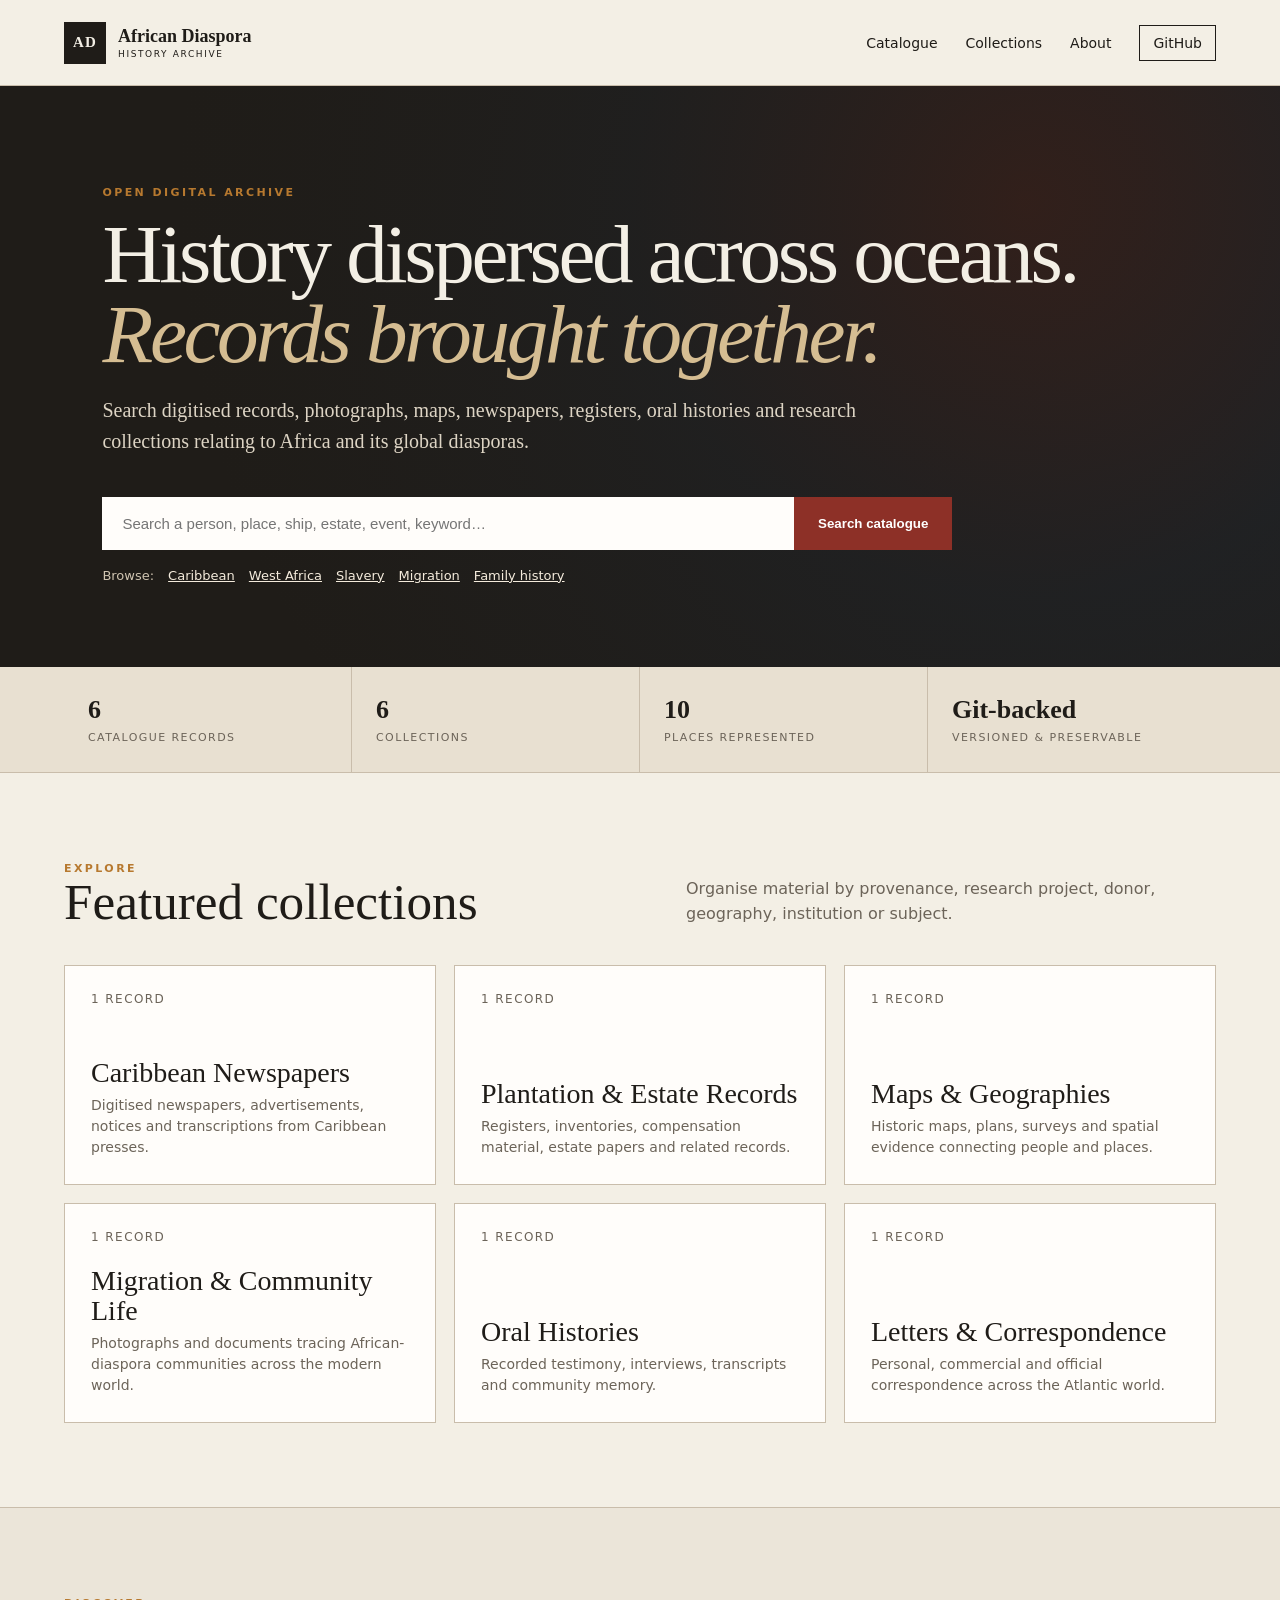
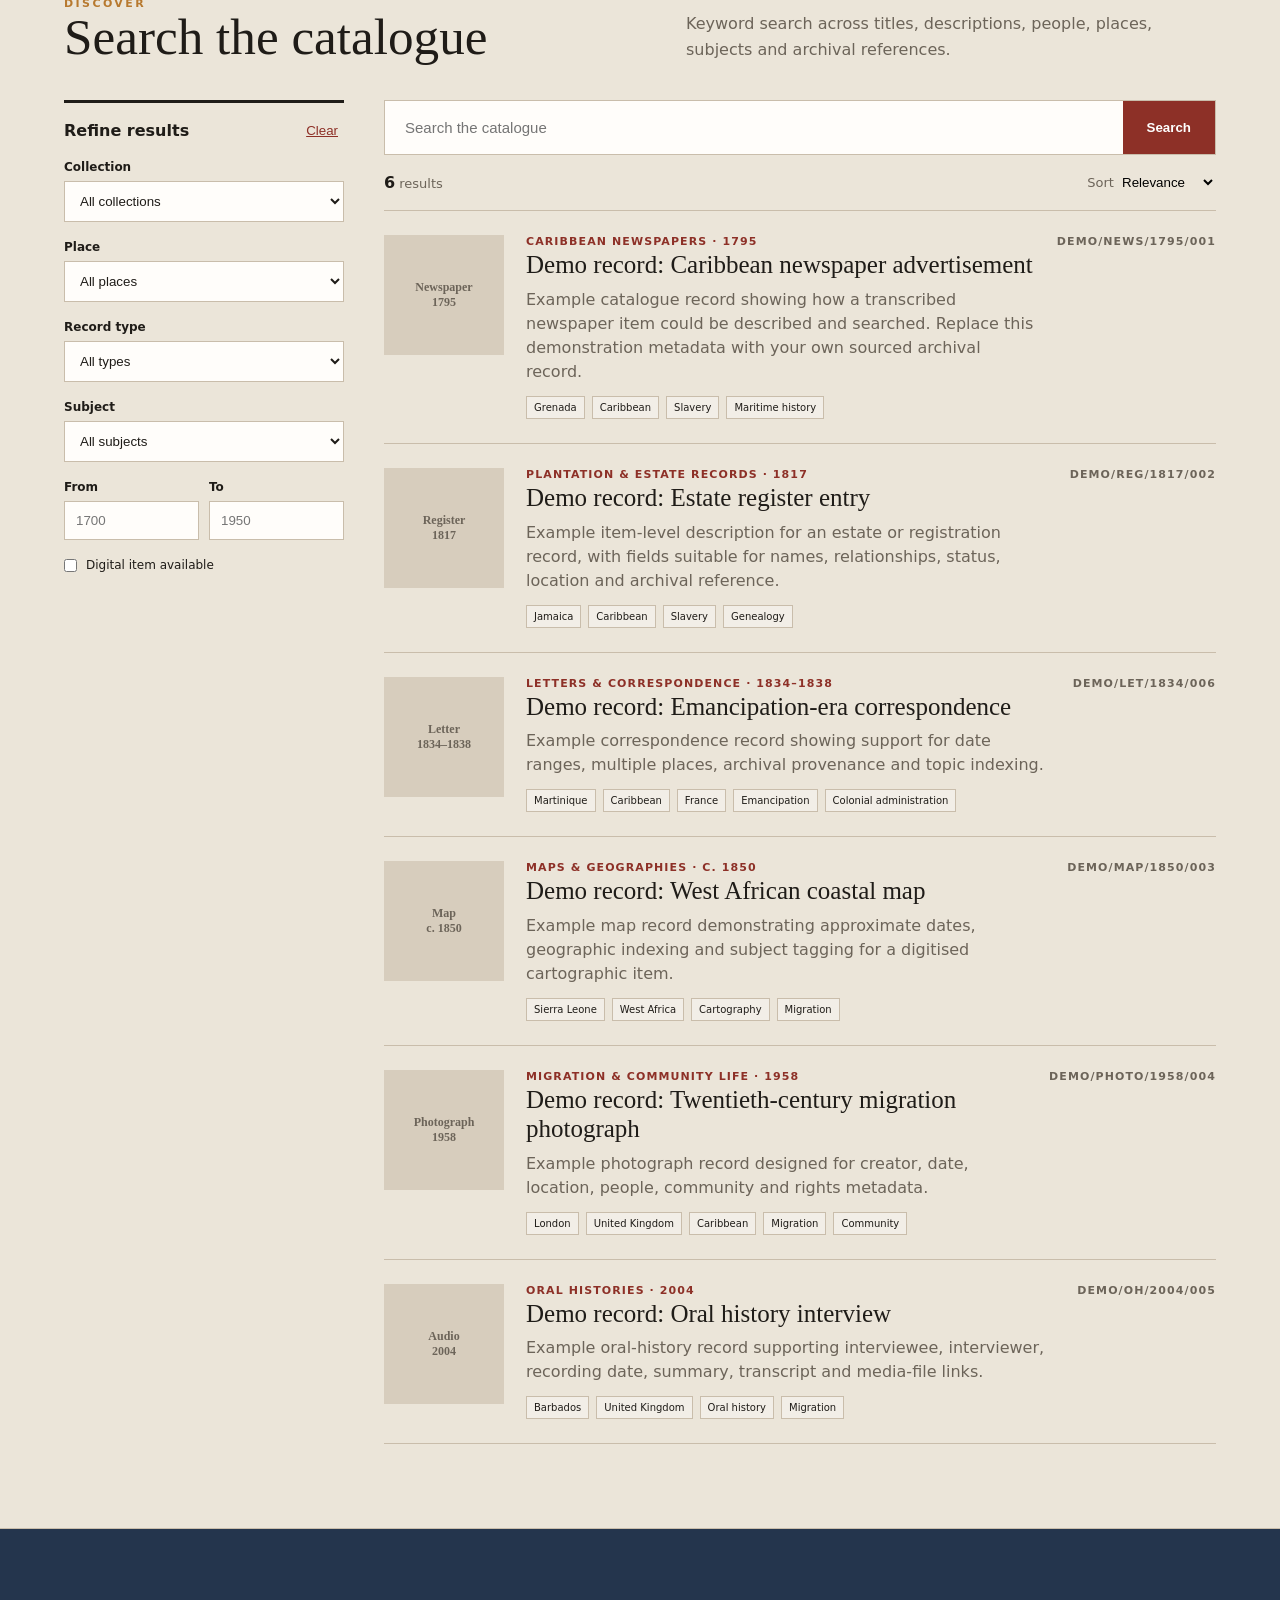
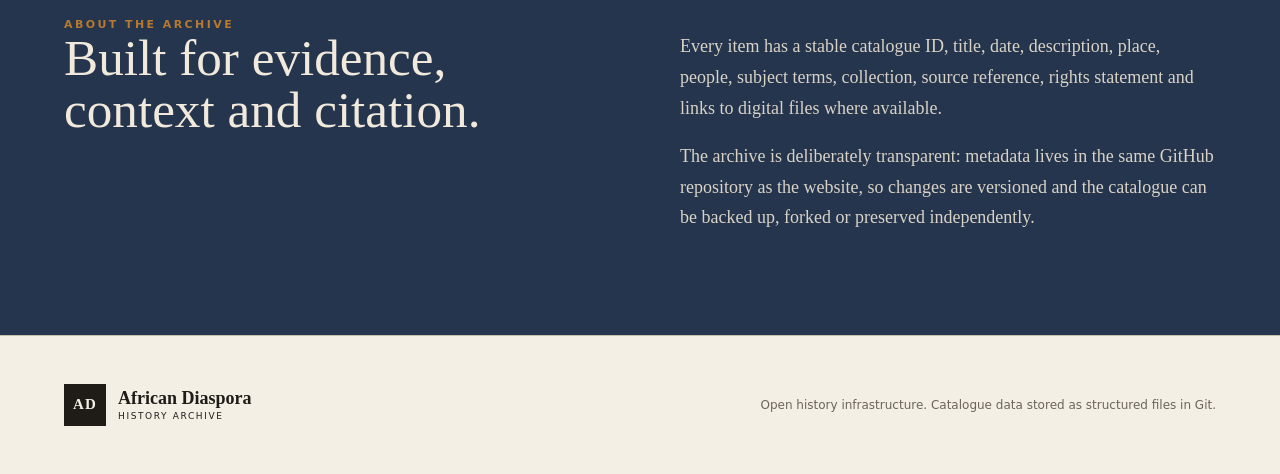
<file: index.html>
<!doctype html>
<html lang="en">
<head>
  <meta charset="utf-8" />
  <meta name="viewport" content="width=device-width, initial-scale=1" />
  <meta name="description" content="A searchable digital archive for African diaspora history." />
  <title>African Diaspora History Archive</title>
  <link rel="stylesheet" href="css/styles.css" />
</head>
<body>
  <header class="site-header">
    <a class="brand" href="index.html" aria-label="African Diaspora History Archive home">
      <span class="brand-mark">AD</span>
      <span><strong>African Diaspora</strong><small>History Archive</small></span>
    </a>
    <nav>
      <a href="#catalogue">Catalogue</a>
      <a href="#collections">Collections</a>
      <a href="#about">About</a>
      <a class="button-small" href="https://github.com/" target="_blank" rel="noreferrer">GitHub</a>
    </nav>
  </header>

  <main>
    <section class="hero">
      <div class="eyebrow">OPEN DIGITAL ARCHIVE</div>
      <h1>History dispersed across oceans.<br><em>Records brought together.</em></h1>
      <p class="hero-copy">Search digitised records, photographs, maps, newspapers, registers, oral histories and research collections relating to Africa and its global diasporas.</p>
      <form id="hero-search" class="hero-search">
        <label class="sr-only" for="hero-q">Search the archive</label>
        <input id="hero-q" type="search" placeholder="Search a person, place, ship, estate, event, keyword…" />
        <button type="submit">Search catalogue</button>
      </form>
      <div class="quick-links"><span>Browse:</span><a href="#catalogue" data-quick="Caribbean">Caribbean</a><a href="#catalogue" data-quick="West Africa">West Africa</a><a href="#catalogue" data-quick="Slavery">Slavery</a><a href="#catalogue" data-quick="Migration">Migration</a><a href="#catalogue" data-quick="Family history">Family history</a></div>
    </section>

    <section class="stats" aria-label="Archive statistics">
      <div><strong id="stat-records">0</strong><span>catalogue records</span></div>
      <div><strong id="stat-collections">0</strong><span>collections</span></div>
      <div><strong id="stat-places">0</strong><span>places represented</span></div>
      <div><strong>Git-backed</strong><span>versioned & preservable</span></div>
    </section>

    <section id="collections" class="section">
      <div class="section-heading">
        <div><span class="eyebrow">EXPLORE</span><h2>Featured collections</h2></div>
        <p>Organise material by provenance, research project, donor, geography, institution or subject.</p>
      </div>
      <div id="collection-grid" class="collection-grid"></div>
    </section>

    <section id="catalogue" class="catalogue-section">
      <div class="section-heading">
        <div><span class="eyebrow">DISCOVER</span><h2>Search the catalogue</h2></div>
        <p>Keyword search across titles, descriptions, people, places, subjects and archival references.</p>
      </div>

      <div class="catalogue-layout">
        <aside class="filters">
          <div class="filter-header"><strong>Refine results</strong><button id="clear-filters" type="button">Clear</button></div>
          <label>Collection<select id="filter-collection"><option value="">All collections</option></select></label>
          <label>Place<select id="filter-place"><option value="">All places</option></select></label>
          <label>Record type<select id="filter-type"><option value="">All types</option></select></label>
          <label>Subject<select id="filter-subject"><option value="">All subjects</option></select></label>
          <div class="date-row">
            <label>From<input id="filter-from" type="number" inputmode="numeric" placeholder="1700" /></label>
            <label>To<input id="filter-to" type="number" inputmode="numeric" placeholder="1950" /></label>
          </div>
          <label class="checkbox"><input id="filter-digital" type="checkbox" /> Digital item available</label>
        </aside>

        <div class="results-area">
          <form id="catalogue-search" class="catalogue-search">
            <input id="catalogue-q" type="search" placeholder="Search the catalogue" />
            <button>Search</button>
          </form>
          <div class="results-tools">
            <div><strong id="result-count">0</strong> results <span id="active-query"></span></div>
            <label>Sort <select id="sort-results"><option value="relevance">Relevance</option><option value="date-asc">Date: oldest</option><option value="date-desc">Date: newest</option><option value="title">Title A–Z</option></select></label>
          </div>
          <div id="results" class="results"></div>
        </div>
      </div>
    </section>

    <section id="about" class="about-section">
      <div><span class="eyebrow">ABOUT THE ARCHIVE</span><h2>Built for evidence, context and citation.</h2></div>
      <div class="about-copy">
        <p>Every item has a stable catalogue ID, title, date, description, place, people, subject terms, collection, source reference, rights statement and links to digital files where available.</p>
        <p>The archive is deliberately transparent: metadata lives in the same GitHub repository as the website, so changes are versioned and the catalogue can be backed up, forked or preserved independently.</p>
      </div>
    </section>
  </main>

  <footer>
    <div class="brand footer-brand"><span class="brand-mark">AD</span><span><strong>African Diaspora</strong><small>History Archive</small></span></div>
    <p>Open history infrastructure. Catalogue data stored as structured files in Git.</p>
  </footer>
  <script src="js/app.js"></script>
</body>
</html>
</file>
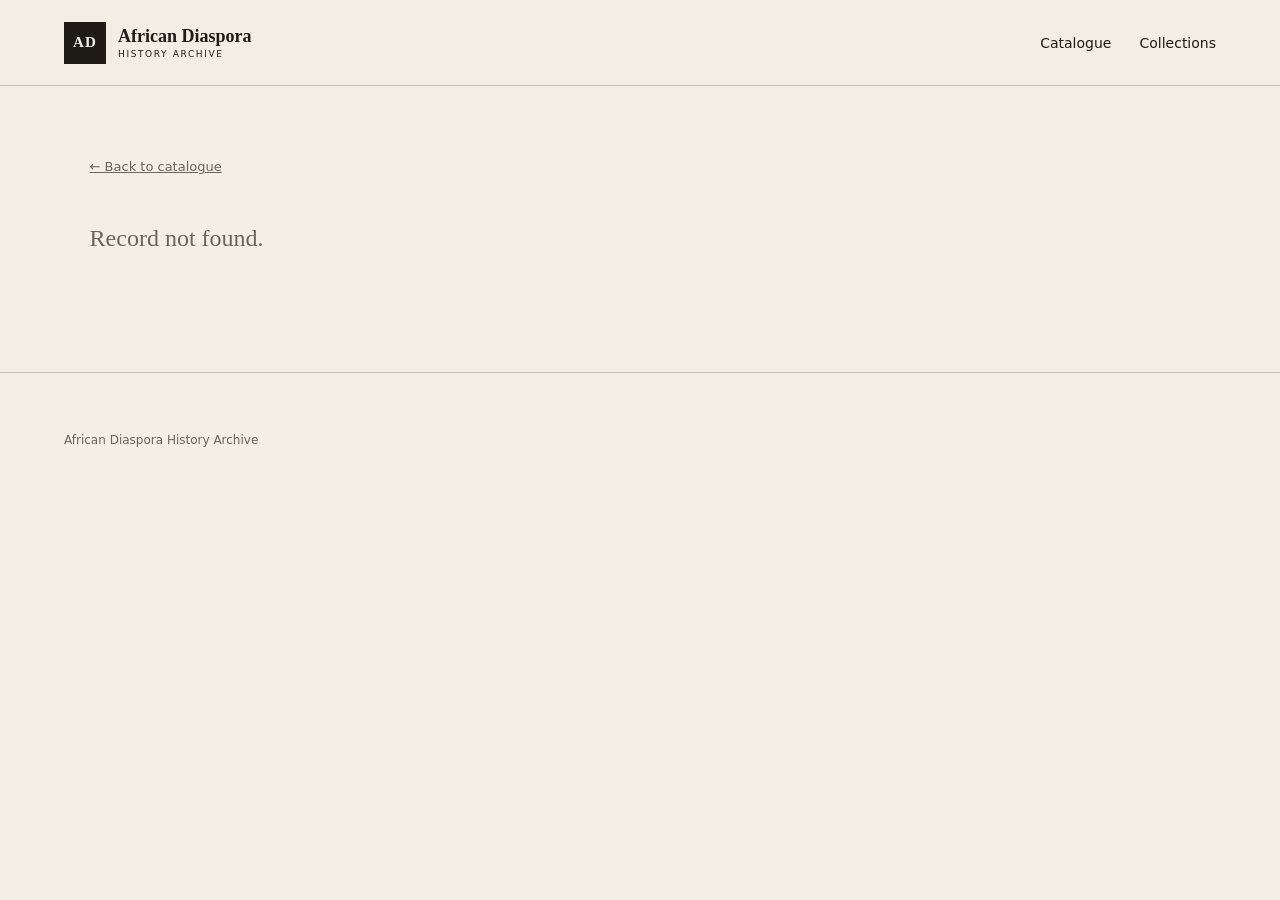
<file: record.html>
<!doctype html>
<html lang="en"><head><meta charset="utf-8"/><meta name="viewport" content="width=device-width,initial-scale=1"/><title>Archive Record</title><link rel="stylesheet" href="css/styles.css"/></head>
<body>
<header class="site-header"><a class="brand" href="index.html"><span class="brand-mark">AD</span><span><strong>African Diaspora</strong><small>History Archive</small></span></a><nav><a href="index.html#catalogue">Catalogue</a><a href="index.html#collections">Collections</a></nav></header>
<main id="record-page" class="record-page"><p>Loading record…</p></main>
<footer><p>African Diaspora History Archive</p></footer>
<script src="js/record.js"></script></body></html>
</file>
<file: css/styles.css>
:root{--paper:#f3efe5;--paper2:#e8e0d1;--ink:#1f1c18;--muted:#6c6459;--rule:#c9bdab;--red:#8d3027;--ochre:#b7792f;--indigo:#24354d;--white:#fffdfa;--serif:Georgia,'Times New Roman',serif;--sans:Inter,ui-sans-serif,system-ui,-apple-system,BlinkMacSystemFont,'Segoe UI',sans-serif}
*{box-sizing:border-box}html{scroll-behavior:smooth}body{margin:0;background:var(--paper);color:var(--ink);font-family:var(--sans)}a{color:inherit}.site-header{height:86px;padding:0 clamp(24px,5vw,76px);display:flex;align-items:center;justify-content:space-between;border-bottom:1px solid var(--rule);background:rgba(243,239,229,.97);position:sticky;top:0;z-index:20}.brand{display:flex;align-items:center;gap:12px;text-decoration:none}.brand-mark{width:42px;height:42px;display:grid;place-items:center;background:var(--ink);color:var(--paper);font:700 15px var(--serif);letter-spacing:.08em}.brand strong,.brand small{display:block}.brand strong{font:700 18px var(--serif)}.brand small{text-transform:uppercase;letter-spacing:.18em;font-size:9px;margin-top:2px}.site-header nav{display:flex;gap:28px;align-items:center}.site-header nav a{text-decoration:none;font-size:14px}.button-small{border:1px solid var(--ink);padding:9px 13px}.hero{min-height:570px;padding:100px clamp(24px,8vw,130px) 84px;background:linear-gradient(110deg,rgba(31,28,24,.96),rgba(31,28,24,.78)),radial-gradient(circle at 80% 20%,#8d3027,#24354d 35%,#1f1c18 75%);color:var(--paper);display:flex;flex-direction:column;justify-content:center}.eyebrow{font-size:11px;letter-spacing:.22em;font-weight:800;color:var(--ochre);margin-bottom:16px}.hero h1{font:400 clamp(46px,6.5vw,86px)/.96 var(--serif);letter-spacing:-.04em;margin:0;max-width:1050px}.hero h1 em{font-weight:400;color:#d5bd92}.hero-copy{max-width:760px;font:400 20px/1.55 var(--serif);color:#ddd4c4}.hero-search{display:flex;max-width:850px;margin-top:20px}.hero-search input,.catalogue-search input{flex:1;min-width:0;border:0;padding:18px 20px;font-size:15px;background:var(--white);color:var(--ink)}.hero-search button,.catalogue-search button{border:0;background:var(--red);color:white;padding:0 24px;font-weight:700}.quick-links{display:flex;flex-wrap:wrap;gap:14px;margin-top:18px;font-size:13px;color:#cfc4b1}.quick-links a{color:#f4ebdc}.stats{display:grid;grid-template-columns:repeat(4,1fr);border-bottom:1px solid var(--rule);background:var(--paper2);padding:0 clamp(24px,5vw,76px)}.stats div{padding:28px 24px;border-right:1px solid var(--rule)}.stats div:last-child{border-right:0}.stats strong,.stats span{display:block}.stats strong{font:700 26px var(--serif)}.stats span{font-size:11px;text-transform:uppercase;letter-spacing:.13em;color:var(--muted);margin-top:6px}.section,.catalogue-section,.about-section{padding:84px clamp(24px,5vw,76px)}.section-heading{display:flex;justify-content:space-between;gap:40px;align-items:end;margin-bottom:38px}.section-heading h2,.about-section h2{font:400 clamp(34px,4vw,52px)/1 var(--serif);margin:0}.section-heading p{max-width:530px;color:var(--muted);line-height:1.6;margin:0}.collection-grid{display:grid;grid-template-columns:repeat(3,1fr);gap:18px}.collection-card{min-height:220px;border:1px solid var(--rule);padding:26px;display:flex;flex-direction:column;justify-content:space-between;background:var(--white);cursor:pointer;transition:.18s ease}.collection-card:hover{transform:translateY(-3px);box-shadow:0 12px 24px rgba(31,28,24,.08)}.collection-card .count{font-size:12px;color:var(--muted);text-transform:uppercase;letter-spacing:.12em}.collection-card h3{font:400 28px/1.05 var(--serif);margin:20px 0 8px}.collection-card p{color:var(--muted);line-height:1.5;margin:0;font-size:14px}.catalogue-section{background:#ebe5d9;border-top:1px solid var(--rule);border-bottom:1px solid var(--rule)}.catalogue-layout{display:grid;grid-template-columns:280px 1fr;gap:40px}.filters{border-top:3px solid var(--ink);padding-top:18px}.filter-header{display:flex;justify-content:space-between;margin-bottom:20px}.filter-header button{border:0;background:none;text-decoration:underline;color:var(--red);cursor:pointer}.filters label{display:block;font-size:12px;font-weight:700;margin:0 0 18px}.filters select,.filters input[type=number]{width:100%;margin-top:7px;border:1px solid var(--rule);background:var(--white);padding:11px;color:var(--ink)}.date-row{display:grid;grid-template-columns:1fr 1fr;gap:10px}.checkbox{display:flex!important;gap:9px;align-items:center;font-weight:500!important}.checkbox input{margin:0}.catalogue-search{display:flex;border:1px solid var(--rule)}.results-tools{display:flex;justify-content:space-between;align-items:center;padding:18px 0;border-bottom:1px solid var(--rule);font-size:13px;color:var(--muted)}.results-tools strong{color:var(--ink);font-size:16px}.results-tools select{background:transparent;border:0}.result-card{display:grid;grid-template-columns:120px 1fr auto;gap:22px;padding:24px 0;border-bottom:1px solid var(--rule);text-decoration:none}.thumb{width:120px;height:120px;background:#d7cdbd;display:grid;place-items:center;overflow:hidden;color:var(--muted);font:700 12px var(--serif);text-align:center;padding:12px}.thumb img{width:100%;height:100%;object-fit:cover}.result-main h3{font:400 25px/1.15 var(--serif);margin:3px 0 8px}.result-kicker,.result-ref{font-size:11px;letter-spacing:.1em;text-transform:uppercase;color:var(--red);font-weight:800}.result-main p{margin:0;color:var(--muted);line-height:1.5;max-width:760px}.chips{display:flex;gap:7px;flex-wrap:wrap;margin-top:12px}.chip{border:1px solid var(--rule);padding:5px 7px;font-size:10px;background:rgba(255,255,255,.35)}.result-ref{text-align:right;color:var(--muted);min-width:120px}.about-section{display:grid;grid-template-columns:1fr 1fr;gap:80px;background:var(--indigo);color:#f1e9dc}.about-copy{font:400 18px/1.7 var(--serif);color:#d9d2c6}footer{padding:48px clamp(24px,5vw,76px);display:flex;justify-content:space-between;align-items:center;border-top:1px solid var(--rule)}footer p{color:var(--muted);font-size:12px}.record-page{padding:70px clamp(24px,7vw,110px);max-width:1500px;margin:auto}.record-back{font-size:13px;color:var(--muted)}.record-head{display:grid;grid-template-columns:1.2fr .8fr;gap:80px;margin-top:36px}.record-head h1{font:400 clamp(44px,5vw,70px)/.98 var(--serif);margin:10px 0 20px}.record-lede{font:400 20px/1.55 var(--serif);color:var(--muted)}.record-image{background:#d8cebd;min-height:420px;display:grid;place-items:center;text-align:center;color:var(--muted);padding:30px}.record-image img{width:100%;height:100%;max-height:650px;object-fit:contain}.record-body{display:grid;grid-template-columns:1fr 360px;gap:70px;margin-top:60px}.record-description{font:400 18px/1.75 var(--serif)}.metadata{border-top:3px solid var(--ink)}.meta-row{padding:14px 0;border-bottom:1px solid var(--rule)}.meta-row dt{font-size:10px;text-transform:uppercase;letter-spacing:.13em;color:var(--muted);font-weight:800}.meta-row dd{margin:5px 0 0;font-size:14px;line-height:1.5}.digital-link{display:block;margin-top:22px;padding:15px;background:var(--red);color:#fff;text-align:center;text-decoration:none;font-weight:700}.sr-only{position:absolute;width:1px;height:1px;padding:0;margin:-1px;overflow:hidden;clip:rect(0,0,0,0);white-space:nowrap;border:0}.empty{padding:50px 0;color:var(--muted);font:400 24px var(--serif)}
@media(max-width:900px){.site-header nav a:not(.button-small){display:none}.hero{padding-top:70px}.stats{grid-template-columns:1fr 1fr}.stats div:nth-child(2){border-right:0}.collection-grid{grid-template-columns:1fr}.catalogue-layout{grid-template-columns:1fr}.filters{display:grid;grid-template-columns:1fr 1fr;gap:0 14px}.filter-header{grid-column:1/-1}.section-heading,.about-section,.record-head,.record-body{grid-template-columns:1fr;display:grid;gap:30px}.result-card{grid-template-columns:86px 1fr}.thumb{width:86px;height:86px}.result-ref{grid-column:2;text-align:left}.record-head{gap:35px}.record-body{gap:35px}}
@media(max-width:560px){.site-header{height:72px;padding:0 18px}.brand strong{font-size:15px}.brand-mark{width:36px;height:36px}.hero,.section,.catalogue-section,.about-section,.record-page{padding-left:20px;padding-right:20px}.hero-search{display:grid}.hero-search button{padding:16px}.stats{padding:0}.stats div{padding:20px 16px}.filters{grid-template-columns:1fr}.result-card{grid-template-columns:1fr}.thumb{width:100%;height:160px}.result-ref{grid-column:1}.record-head h1{font-size:42px}}
</file>
